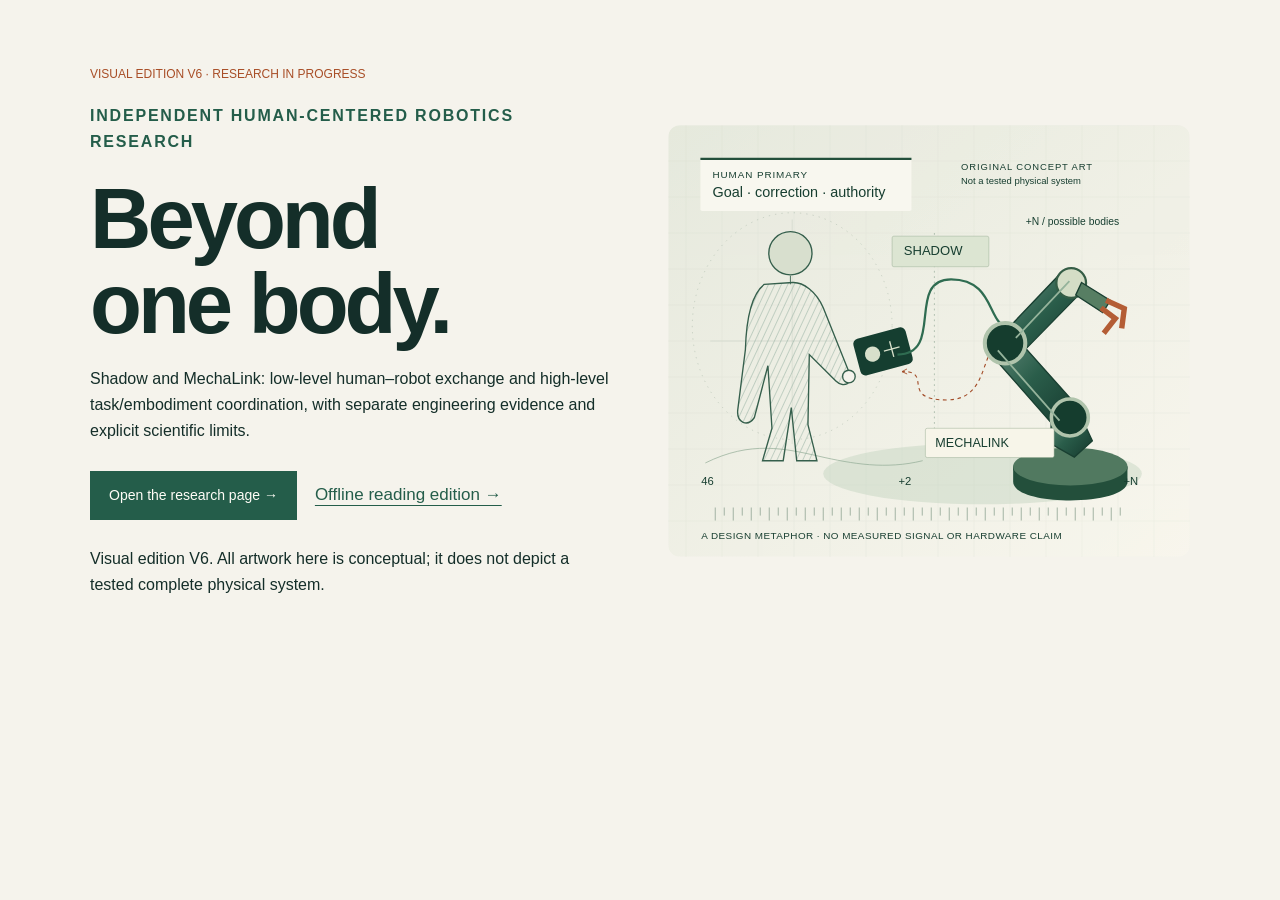
<file: index.html>
<!doctype html><html lang="en"><head><meta charset="utf-8"><meta name="viewport" content="width=device-width,initial-scale=1"><title>48+N — Research overview</title><meta name="description" content="48+N: independent robotics research overview and evidence boundaries. Visual edition V6."><link rel="stylesheet" href="site/styles.css"></head><body><main id="main" class="entry wrap"><div><p class="local-stamp">VISUAL EDITION V6 · RESEARCH IN PROGRESS</p><p class="eyebrow">Independent human-centered robotics research</p><h1>Beyond<br>one body.</h1><p>Shadow and MechaLink: low-level human–robot exchange and high-level task/embodiment coordination, with separate engineering evidence and explicit scientific limits.</p><div class="actions"><a class="button" href="site/index.html">Open the research page →</a><a href="site/offline.html">Offline reading edition →</a></div><p class="name-note">Visual edition V6. All artwork here is conceptual; it does not depict a tested complete physical system.</p></div><img src="assets/v6/hero-agency.svg" width="1160" height="960" alt="Original conceptual human, signal and possible embodiment artwork; not a tested physical system."></main></body></html>
</file>
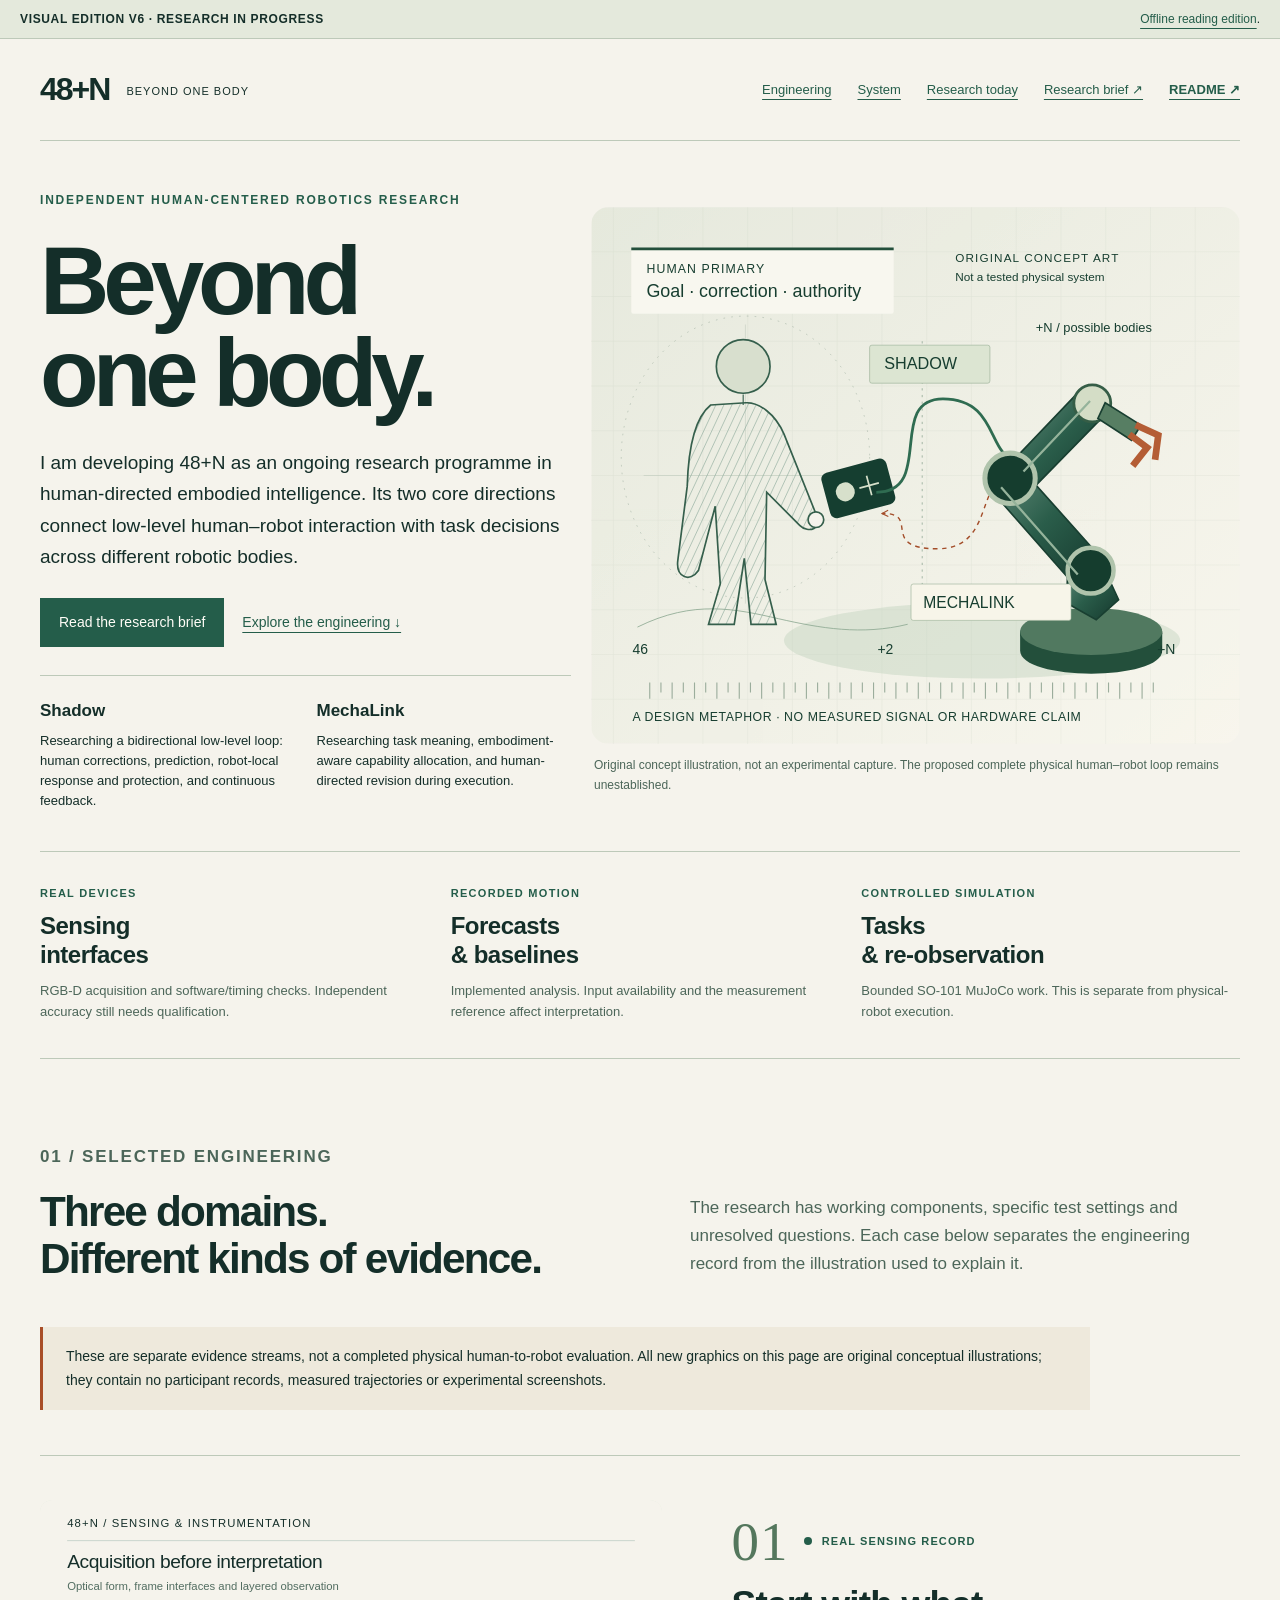
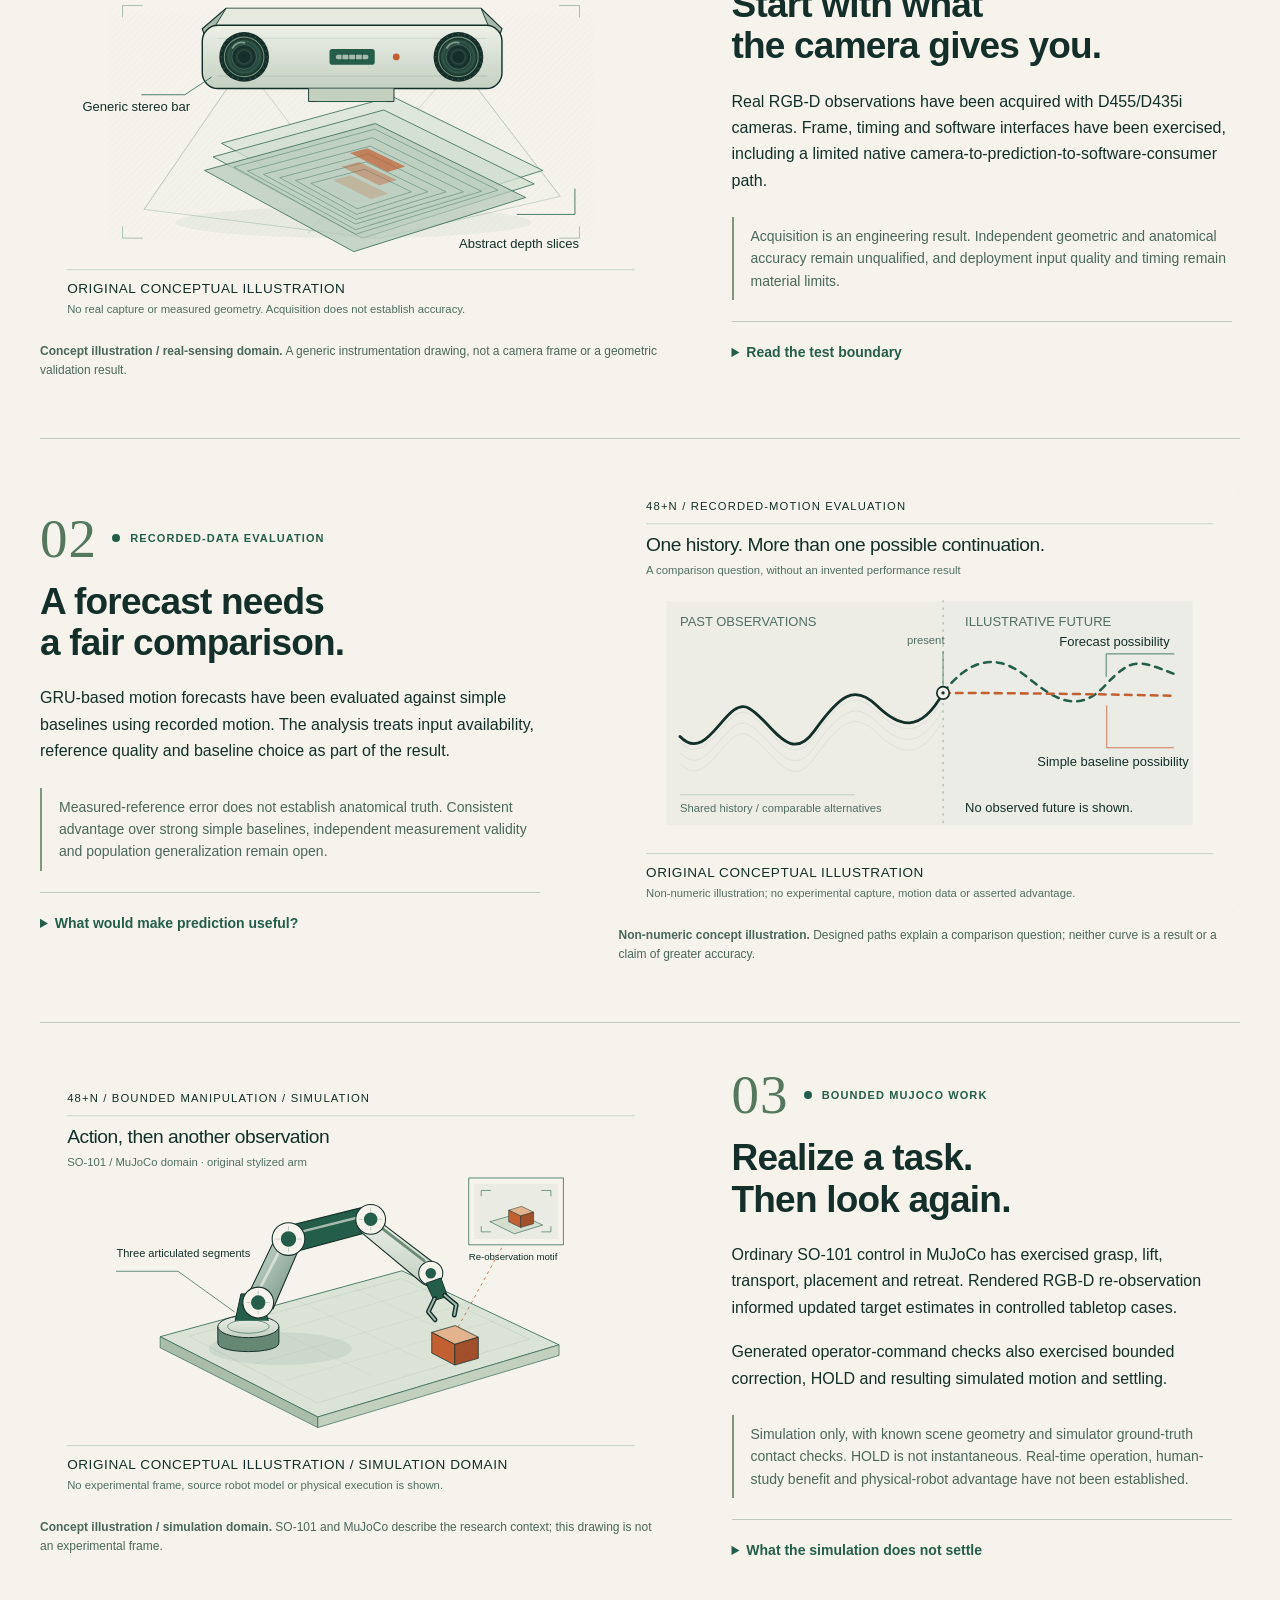
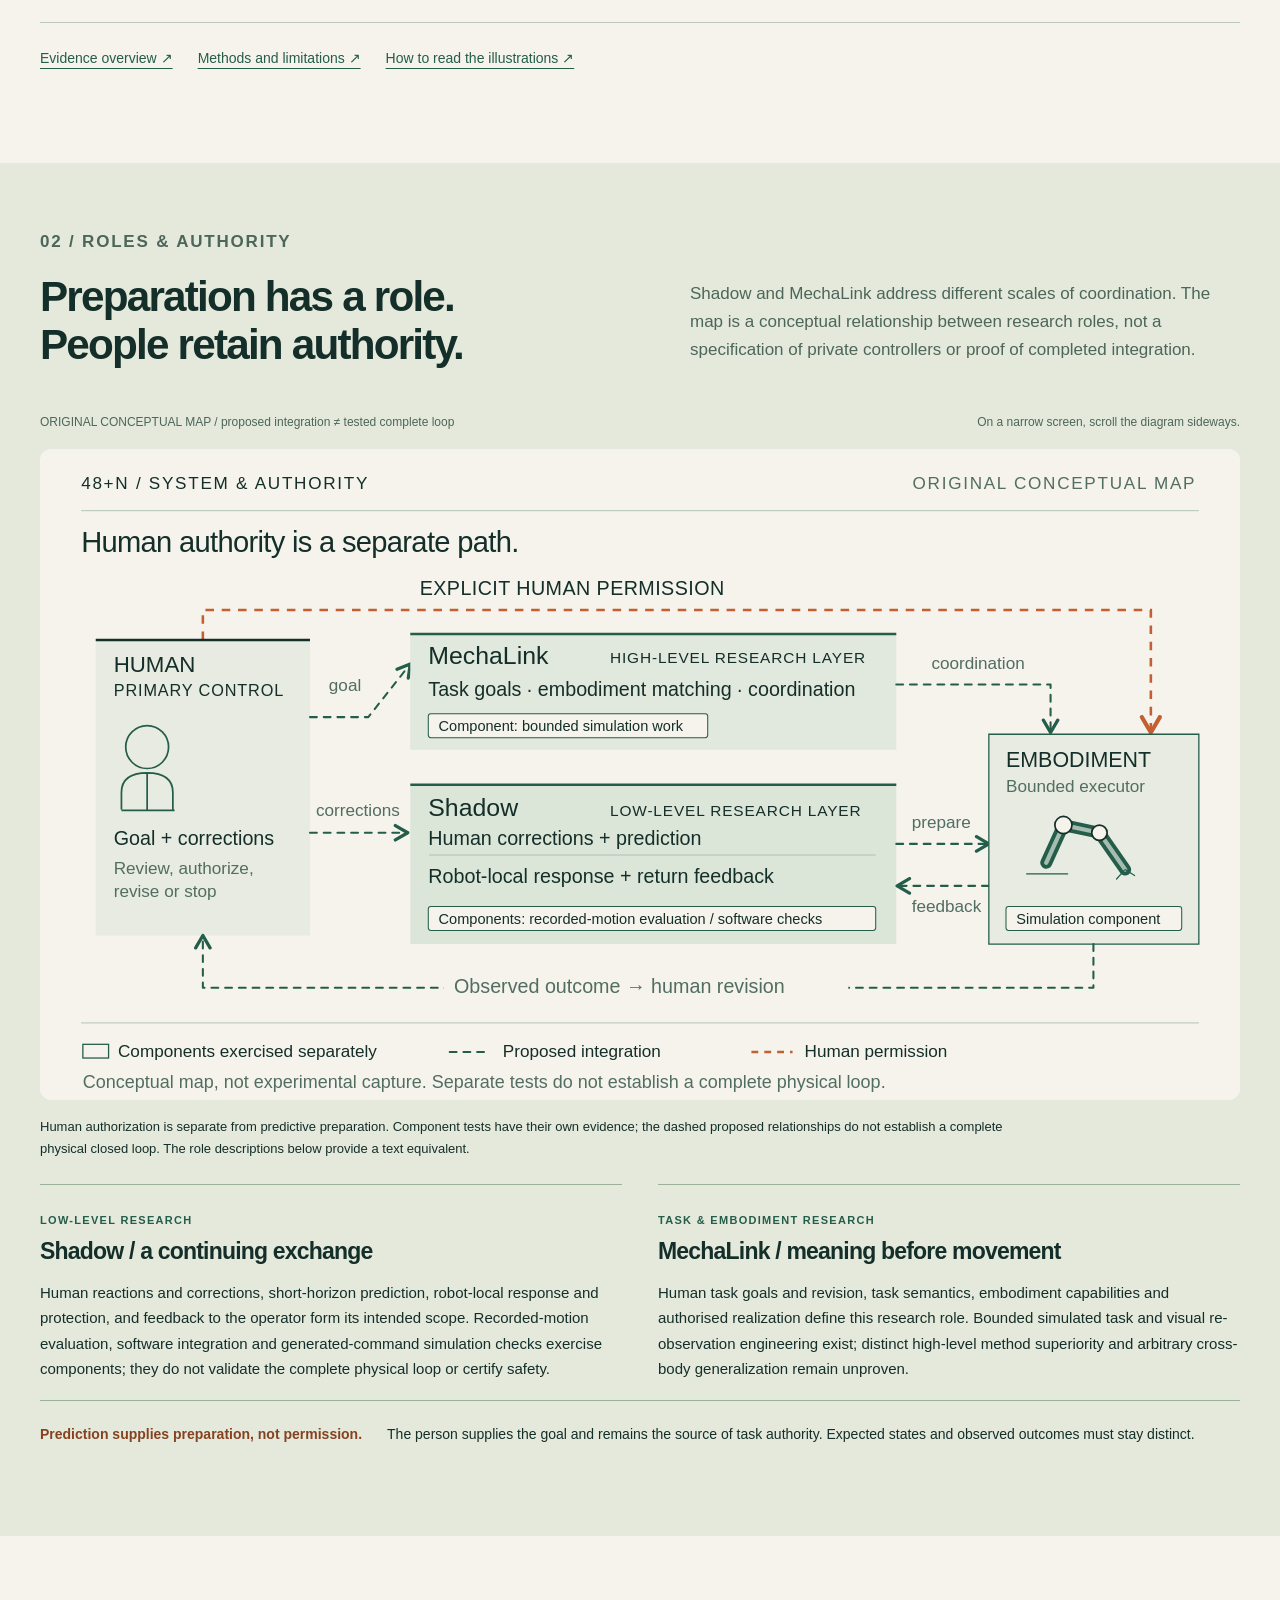
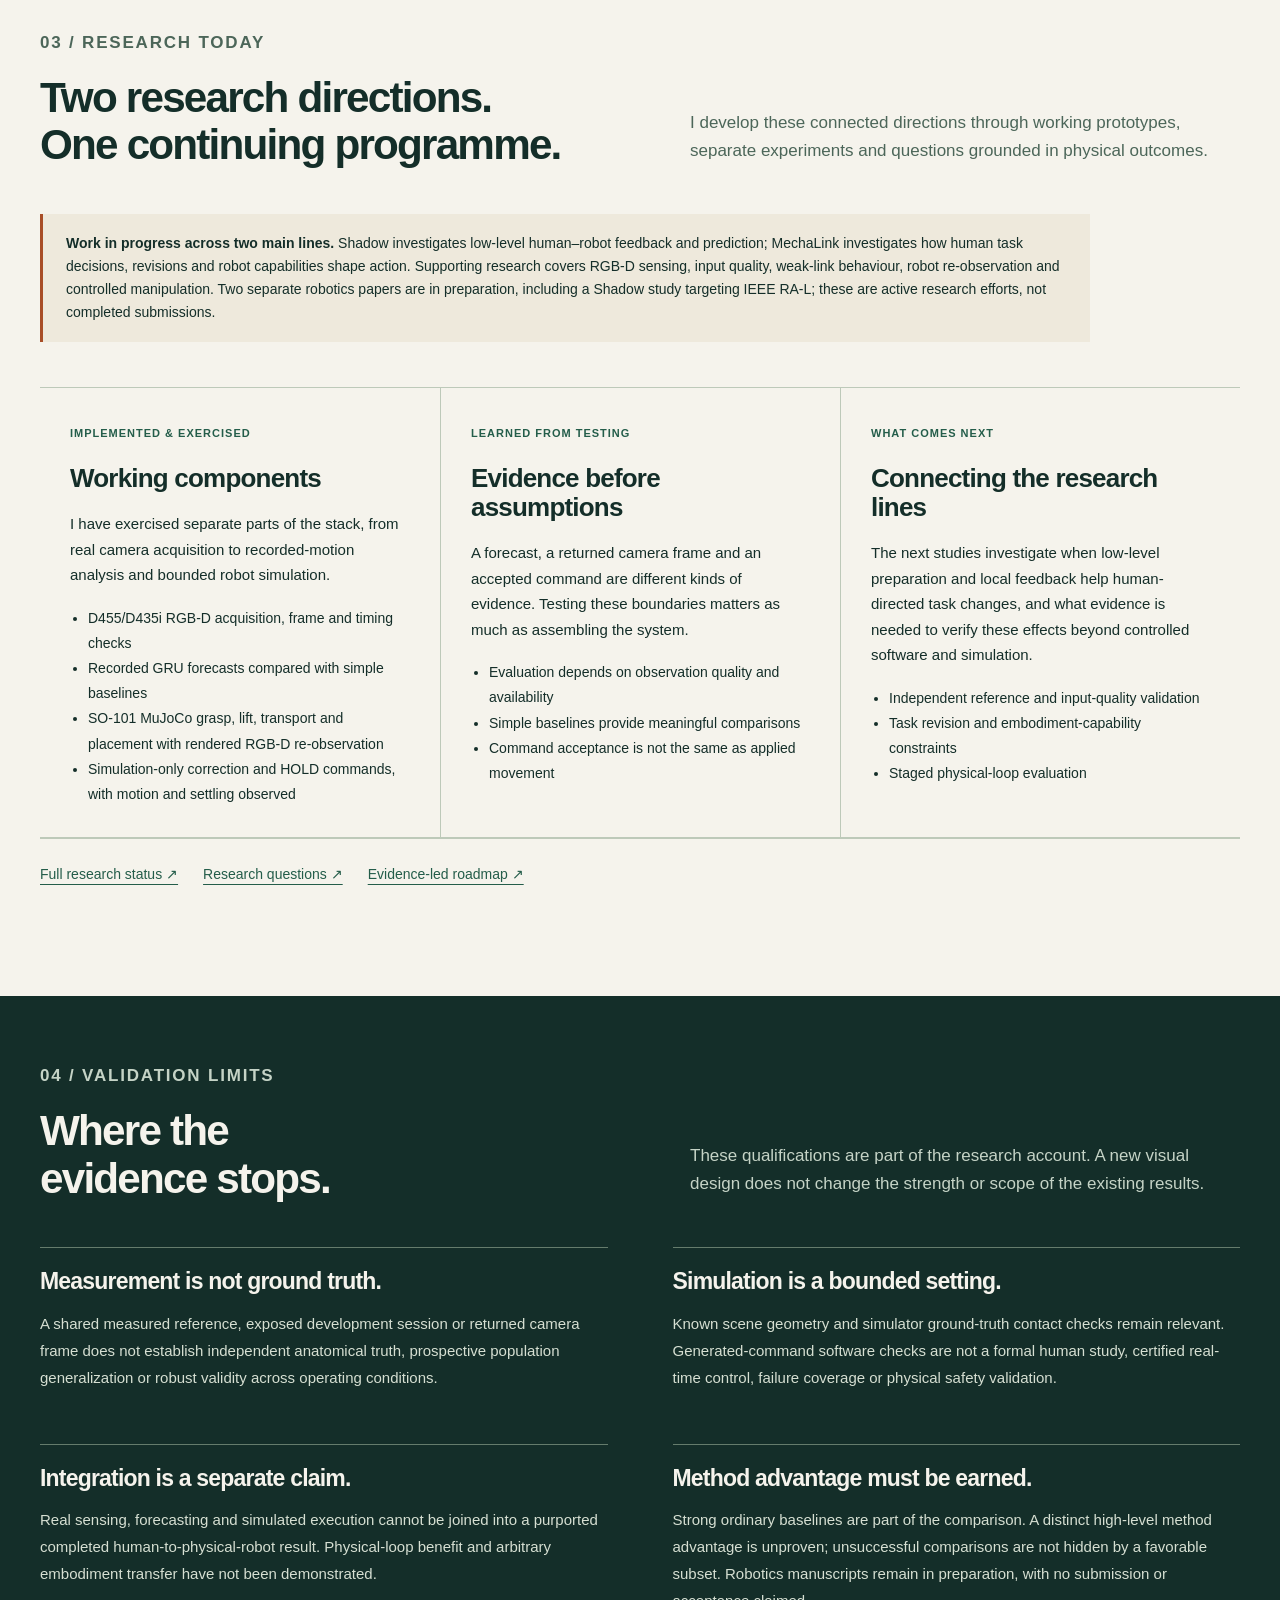
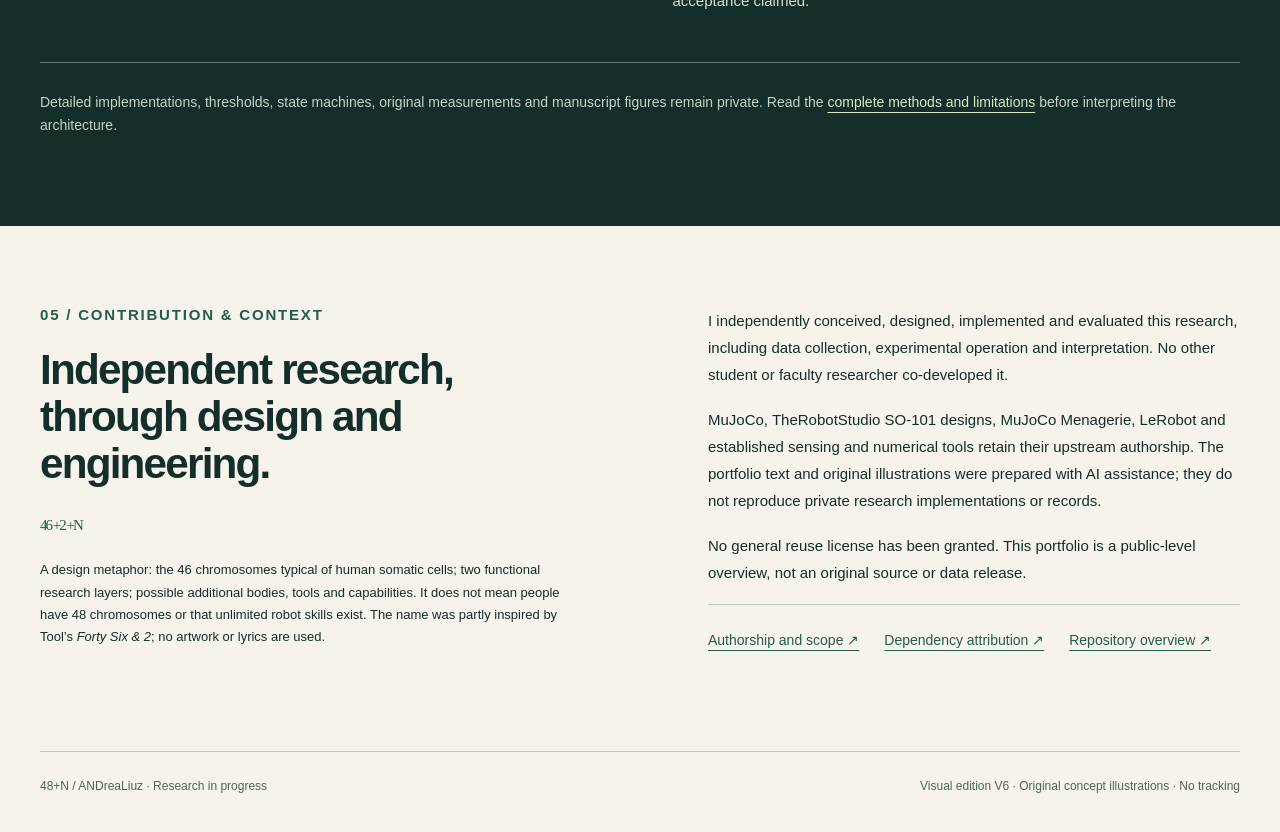
<file: site/index.html>
<!doctype html><html lang="en"><head><meta charset="utf-8"><meta name="viewport" content="width=device-width,initial-scale=1"><meta name="description" content="48+N: independent human-centered robotics research across sensing, recorded prediction and bounded simulation. Visual edition V6."><meta name="color-scheme" content="light"><meta http-equiv="Content-Security-Policy" content="default-src 'none';style-src 'self';img-src 'self';base-uri 'none';form-action 'none';connect-src 'none'"><title>48+N — Beyond One Body / ANDreaLiuz</title><link rel="stylesheet" href="styles.css"></head>
<body><a class="skip" href="#main">Skip to content</a><p class="edition-note"><strong>VISUAL EDITION V6 · RESEARCH IN PROGRESS</strong><span><a href="offline.html">Offline reading edition</a>.</span></p><header class="wrap masthead"><a class="brand" href="#main">48+N<span>Beyond One Body</span></a><nav class="nav" aria-label="Main navigation"><a href="#work">Engineering</a><a href="#system">System</a><a href="#research">Research today</a><a href="https://github.com/ANDreaLiuz/48-plus-n/blob/main/RESEARCH_BRIEF.md">Research brief ↗</a><a class="github" href="https://github.com/ANDreaLiuz/48-plus-n/blob/main/README.md">README ↗</a></nav></header>
<main id="main"><section class="hero wrap" aria-labelledby="hero-title"><div class="hero-copy"><p class="eyebrow">Independent human-centered robotics research</p><h1 id="hero-title">Beyond<br>one body.</h1><p class="hero-description">I am developing 48+N as an ongoing research programme in human-directed embodied intelligence. Its two core directions connect low-level human–robot interaction with task decisions across different robotic bodies.</p><div class="actions"><a class="button" href="https://github.com/ANDreaLiuz/48-plus-n/blob/main/RESEARCH_BRIEF.md">Read the research brief</a><a class="text-link" href="#work">Explore the engineering ↓</a></div><div class="hero-roles"><div><strong>Shadow</strong>Researching a bidirectional low-level loop: human corrections, prediction, robot-local response and protection, and continuous feedback.</div><div><strong>MechaLink</strong>Researching task meaning, embodiment-aware capability allocation, and human-directed revision during execution.</div></div></div><figure class="hero-figure"><img src="../assets/v6/hero-agency.svg" width="1160" height="960" fetchpriority="high" alt="Original conceptual person, control, signals and a possible robot body. Human primary authority is distinct from two research layers; no tested physical system is depicted."><figcaption>Original concept illustration, not an experimental capture. The proposed complete physical human–robot loop remains unestablished.</figcaption></figure></section>
<div class="intro-strip wrap" aria-label="Three separate engineering domains"><div><span class="micro">Real devices</span><b>Sensing<br>interfaces</b><p>RGB-D acquisition and software/timing checks. Independent accuracy still needs qualification.</p></div><div><span class="micro">Recorded motion</span><b>Forecasts<br>&amp; baselines</b><p>Implemented analysis. Input availability and the measurement reference affect interpretation.</p></div><div><span class="micro">Controlled simulation</span><b>Tasks<br>&amp; re-observation</b><p>Bounded SO-101 MuJoCo work. This is separate from physical-robot execution.</p></div></div>
<section id="work" class="wrap section work-section" aria-labelledby="work-title"><div class="section-heading"><div><p class="eyebrow">01 / Selected engineering</p><h2 id="work-title">Three domains.<br>Different kinds of evidence.</h2></div><p>The research has working components, specific test settings and unresolved questions. Each case below separates the engineering record from the illustration used to explain it.</p></div><p class="scope-intro">These are separate evidence streams, not a completed physical human-to-robot evaluation. All new graphics on this page are original conceptual illustrations; they contain no participant records, measured trajectories or experimental screenshots.</p>
<article class="case" aria-labelledby="sensing-title"><figure class="case-art"><img src="../assets/v6/case-sensing.svg" width="1100" height="760" loading="lazy" alt="Original conceptual stereo instrument and abstract depth slices. No real camera capture, person, room or measured geometry is shown."><figcaption><strong>Concept illustration / real-sensing domain.</strong> A generic instrumentation drawing, not a camera frame or a geometric validation result.</figcaption></figure><div class="case-copy"><div class="domain"><span class="case-number">01</span><i aria-hidden="true"></i>Real sensing record</div><h3 id="sensing-title">Start with what<br>the camera gives you.</h3><p>Real RGB-D observations have been acquired with D455/D435i cameras. Frame, timing and software interfaces have been exercised, including a limited native camera-to-prediction-to-software-consumer path.</p><p class="case-scope">Acquisition is an engineering result. Independent geometric and anatomical accuracy remain unqualified, and deployment input quality and timing remain material limits.</p><details><summary>Read the test boundary</summary><p>A returned frame is not a validated joint position. Software continuity, a meaningful measurement reference and an observed physical outcome require different checks. The portfolio does not join the separate sensor, prediction and simulation records into one completed physical loop.</p></details></div></article>
<article class="case reverse" aria-labelledby="forecast-title"><figure class="case-art"><img src="../assets/v6/case-forecast.svg" width="1100" height="760" loading="lazy" alt="Non-numeric conceptual past curve and equally weighted forecast and simple-baseline continuations; no observed future or measured comparison is plotted."><figcaption><strong>Non-numeric concept illustration.</strong> Designed paths explain a comparison question; neither curve is a result or a claim of greater accuracy.</figcaption></figure><div class="case-copy"><div class="domain"><span class="case-number">02</span><i aria-hidden="true"></i>Recorded-data evaluation</div><h3 id="forecast-title">A forecast needs<br>a fair comparison.</h3><p>GRU-based motion forecasts have been evaluated against simple baselines using recorded motion. The analysis treats input availability, reference quality and baseline choice as part of the result.</p><p class="case-scope">Measured-reference error does not establish anatomical truth. Consistent advantage over strong simple baselines, independent measurement validity and population generalization remain open.</p><details><summary>What would make prediction useful?</summary><p>The research asks whether preparation changes a meaningful task outcome beyond a strong ordinary baseline. Forecasting, anticipation, permission, applied action and observed outcome are distinct claims; reliable anticipation and integrated physical-loop benefit have not been established.</p></details></div></article>
<article class="case" aria-labelledby="simulation-title"><figure class="case-art"><img src="../assets/v6/case-simulation.svg" width="1100" height="760" loading="lazy" alt="Original conceptual articulated arm, block and re-observation frame for the simulation domain. It is not a MuJoCo screenshot, robot CAD model or photograph of tested hardware."><figcaption><strong>Concept illustration / simulation domain.</strong> SO-101 and MuJoCo describe the research context; this drawing is not an experimental frame.</figcaption></figure><div class="case-copy"><div class="domain"><span class="case-number">03</span><i aria-hidden="true"></i>Bounded MuJoCo work</div><h3 id="simulation-title">Realize a task.<br>Then look again.</h3><p>Ordinary SO-101 control in MuJoCo has exercised grasp, lift, transport, placement and retreat. Rendered RGB-D re-observation informed updated target estimates in controlled tabletop cases.</p><p>Generated operator-command checks also exercised bounded correction, HOLD and resulting simulated motion and settling.</p><p class="case-scope">Simulation only, with known scene geometry and simulator ground-truth contact checks. HOLD is not instantaneous. Real-time operation, human-study benefit and physical-robot advantage have not been established.</p><details><summary>What the simulation does not settle</summary><p>These checks provide bounded task and software engineering evidence. A distinct high-level method advantage over strong ordinary controllers, broader transfer and a complete human-to-physical-robot loop remain unproven.</p></details></div></article>
<div class="reading-links"><a href="https://github.com/ANDreaLiuz/48-plus-n/blob/main/docs/evidence_overview.md">Evidence overview ↗</a><a href="https://github.com/ANDreaLiuz/48-plus-n/blob/main/METHODS_AND_LIMITATIONS.md">Methods and limitations ↗</a><a href="../VISUALS.md">How to read the illustrations ↗</a></div></section>
<section id="system" class="system-section" aria-labelledby="system-title"><div class="wrap"><div class="section-heading"><div><p class="eyebrow">02 / Roles &amp; authority</p><h2 id="system-title">Preparation has a role.<br>People retain authority.</h2></div><p>Shadow and MechaLink address different scales of coordination. The map is a conceptual relationship between research roles, not a specification of private controllers or proof of completed integration.</p></div><div class="diagram-label"><span>ORIGINAL CONCEPTUAL MAP / proposed integration ≠ tested complete loop</span><span>On a narrow screen, scroll the diagram sideways.</span></div><figure><div class="diagram-scroll" tabindex="0" role="region" aria-label="Conceptual system and authority map; horizontally scrollable on narrow screens"><img src="../assets/v6/authority-map.svg" width="1400" height="760" loading="lazy" alt="Human primary control and a separate permission path; Shadow covers bidirectional corrections, prediction, robot-local response and feedback. MechaLink covers task and embodiment coordination. Insets distinguish separate component evidence from proposed integration."></div><figcaption class="system-caption">Human authorization is separate from predictive preparation. Component tests have their own evidence; the dashed proposed relationships do not establish a complete physical closed loop. The role descriptions below provide a text equivalent.</figcaption></figure><div class="system-roles"><article><span class="micro">Low-level research</span><h3>Shadow / a continuing exchange</h3><p>Human reactions and corrections, short-horizon prediction, robot-local response and protection, and feedback to the operator form its intended scope. Recorded-motion evaluation, software integration and generated-command simulation checks exercise components; they do not validate the complete physical loop or certify safety.</p></article><article><span class="micro">Task &amp; embodiment research</span><h3>MechaLink / meaning before movement</h3><p>Human task goals and revision, task semantics, embodiment capabilities and authorised realization define this research role. Bounded simulated task and visual re-observation engineering exist; distinct high-level method superiority and arbitrary cross-body generalization remain unproven.</p></article></div><div class="permission-note"><strong>Prediction supplies preparation, not permission.</strong><p>The person supplies the goal and remains the source of task authority. Expected states and observed outcomes must stay distinct.</p></div></div></section>
<section id="research" class="wrap section" aria-labelledby="research-title"><div class="section-heading"><div><p class="eyebrow">03 / Research today</p><h2 id="research-title">Two research directions.<br>One continuing programme.</h2></div><p>I develop these connected directions through working prototypes, separate experiments and questions grounded in physical outcomes.</p></div><p class="scope-intro"><strong>Work in progress across two main lines.</strong> Shadow investigates low-level human–robot feedback and prediction; MechaLink investigates how human task decisions, revisions and robot capabilities shape action. Supporting research covers RGB-D sensing, input quality, weak-link behaviour, robot re-observation and controlled manipulation. Two separate robotics papers are in preparation, including a Shadow study targeting IEEE RA-L; these are active research efforts, not completed submissions.</p><div class="today-grid"><article><span class="stage">Implemented &amp; exercised</span><h3>Working components</h3><p>I have exercised separate parts of the stack, from real camera acquisition to recorded-motion analysis and bounded robot simulation.</p><ul><li>D455/D435i RGB-D acquisition, frame and timing checks</li><li>Recorded GRU forecasts compared with simple baselines</li><li>SO-101 MuJoCo grasp, lift, transport and placement with rendered RGB-D re-observation</li><li>Simulation-only correction and HOLD commands, with motion and settling observed</li></ul></article><article><span class="stage">Learned from testing</span><h3>Evidence before assumptions</h3><p>A forecast, a returned camera frame and an accepted command are different kinds of evidence. Testing these boundaries matters as much as assembling the system.</p><ul><li>Evaluation depends on observation quality and availability</li><li>Simple baselines provide meaningful comparisons</li><li>Command acceptance is not the same as applied movement</li></ul></article><article><span class="stage">What comes next</span><h3>Connecting the research lines</h3><p>The next studies investigate when low-level preparation and local feedback help human-directed task changes, and what evidence is needed to verify these effects beyond controlled software and simulation.</p><ul><li>Independent reference and input-quality validation</li><li>Task revision and embodiment-capability constraints</li><li>Staged physical-loop evaluation</li></ul></article></div><div class="reading-links"><a href="https://github.com/ANDreaLiuz/48-plus-n/blob/main/RESEARCH_STATUS.md">Full research status ↗</a><a href="https://github.com/ANDreaLiuz/48-plus-n/blob/main/docs/research_questions.md">Research questions ↗</a><a href="https://github.com/ANDreaLiuz/48-plus-n/blob/main/docs/public_roadmap.md">Evidence-led roadmap ↗</a></div></section>
<section class="limits-section" id="limits" aria-labelledby="limits-title"><div class="wrap"><div class="section-heading"><div><p class="eyebrow">04 / Validation limits</p><h2 id="limits-title">Where the<br>evidence stops.</h2></div><p>These qualifications are part of the research account. A new visual design does not change the strength or scope of the existing results.</p></div><div class="limits-grid"><article><h3>Measurement is not ground truth.</h3><p>A shared measured reference, exposed development session or returned camera frame does not establish independent anatomical truth, prospective population generalization or robust validity across operating conditions.</p></article><article><h3>Simulation is a bounded setting.</h3><p>Known scene geometry and simulator ground-truth contact checks remain relevant. Generated-command software checks are not a formal human study, certified real-time control, failure coverage or physical safety validation.</p></article><article><h3>Integration is a separate claim.</h3><p>Real sensing, forecasting and simulated execution cannot be joined into a purported completed human-to-physical-robot result. Physical-loop benefit and arbitrary embodiment transfer have not been demonstrated.</p></article><article><h3>Method advantage must be earned.</h3><p>Strong ordinary baselines are part of the comparison. A distinct high-level method advantage is unproven; unsuccessful comparisons are not hidden by a favorable subset. Robotics manuscripts remain in preparation, with no submission or acceptance claimed.</p></article></div><p class="limits-footer">Detailed implementations, thresholds, state machines, original measurements and manuscript figures remain private. Read the <a href="https://github.com/ANDreaLiuz/48-plus-n/blob/main/METHODS_AND_LIMITATIONS.md">complete methods and limitations</a> before interpreting the architecture.</p></div></section>
<section class="wrap closing" aria-labelledby="closing-title"><div><p class="eyebrow">05 / Contribution &amp; context</p><h2 id="closing-title">Independent research,<br>through design and engineering.</h2><p class="name-equation">46 <span>+2</span> +N</p><p class="name-note">A design metaphor: the 46 chromosomes typical of human somatic cells; two functional research layers; possible additional bodies, tools and capabilities. It does not mean people have 48 chromosomes or that unlimited robot skills exist. The name was partly inspired by Tool’s <em>Forty Six &amp; 2</em>; no artwork or lyrics are used.</p></div><div class="credits"><p>I independently conceived, designed, implemented and evaluated this research, including data collection, experimental operation and interpretation. No other student or faculty researcher co-developed it.</p><p>MuJoCo, TheRobotStudio SO-101 designs, MuJoCo Menagerie, LeRobot and established sensing and numerical tools retain their upstream authorship. The portfolio text and original illustrations were prepared with AI assistance; they do not reproduce private research implementations or records.</p><p>No general reuse license has been granted. This portfolio is a public-level overview, not an original source or data release.</p><div class="reading-links"><a href="https://github.com/ANDreaLiuz/48-plus-n/blob/main/AUTHORSHIP_AND_SCOPE.md">Authorship and scope ↗</a><a href="https://github.com/ANDreaLiuz/48-plus-n/blob/main/DEPENDENCIES_AND_ATTRIBUTION.md">Dependency attribution ↗</a><a href="https://github.com/ANDreaLiuz/48-plus-n/blob/main/README.md">Repository overview ↗</a></div></div></section></main><footer class="wrap footer"><span>48+N / ANDreaLiuz · Research in progress</span><span>Visual edition V6 · Original concept illustrations · No tracking</span></footer></body></html>
</file>
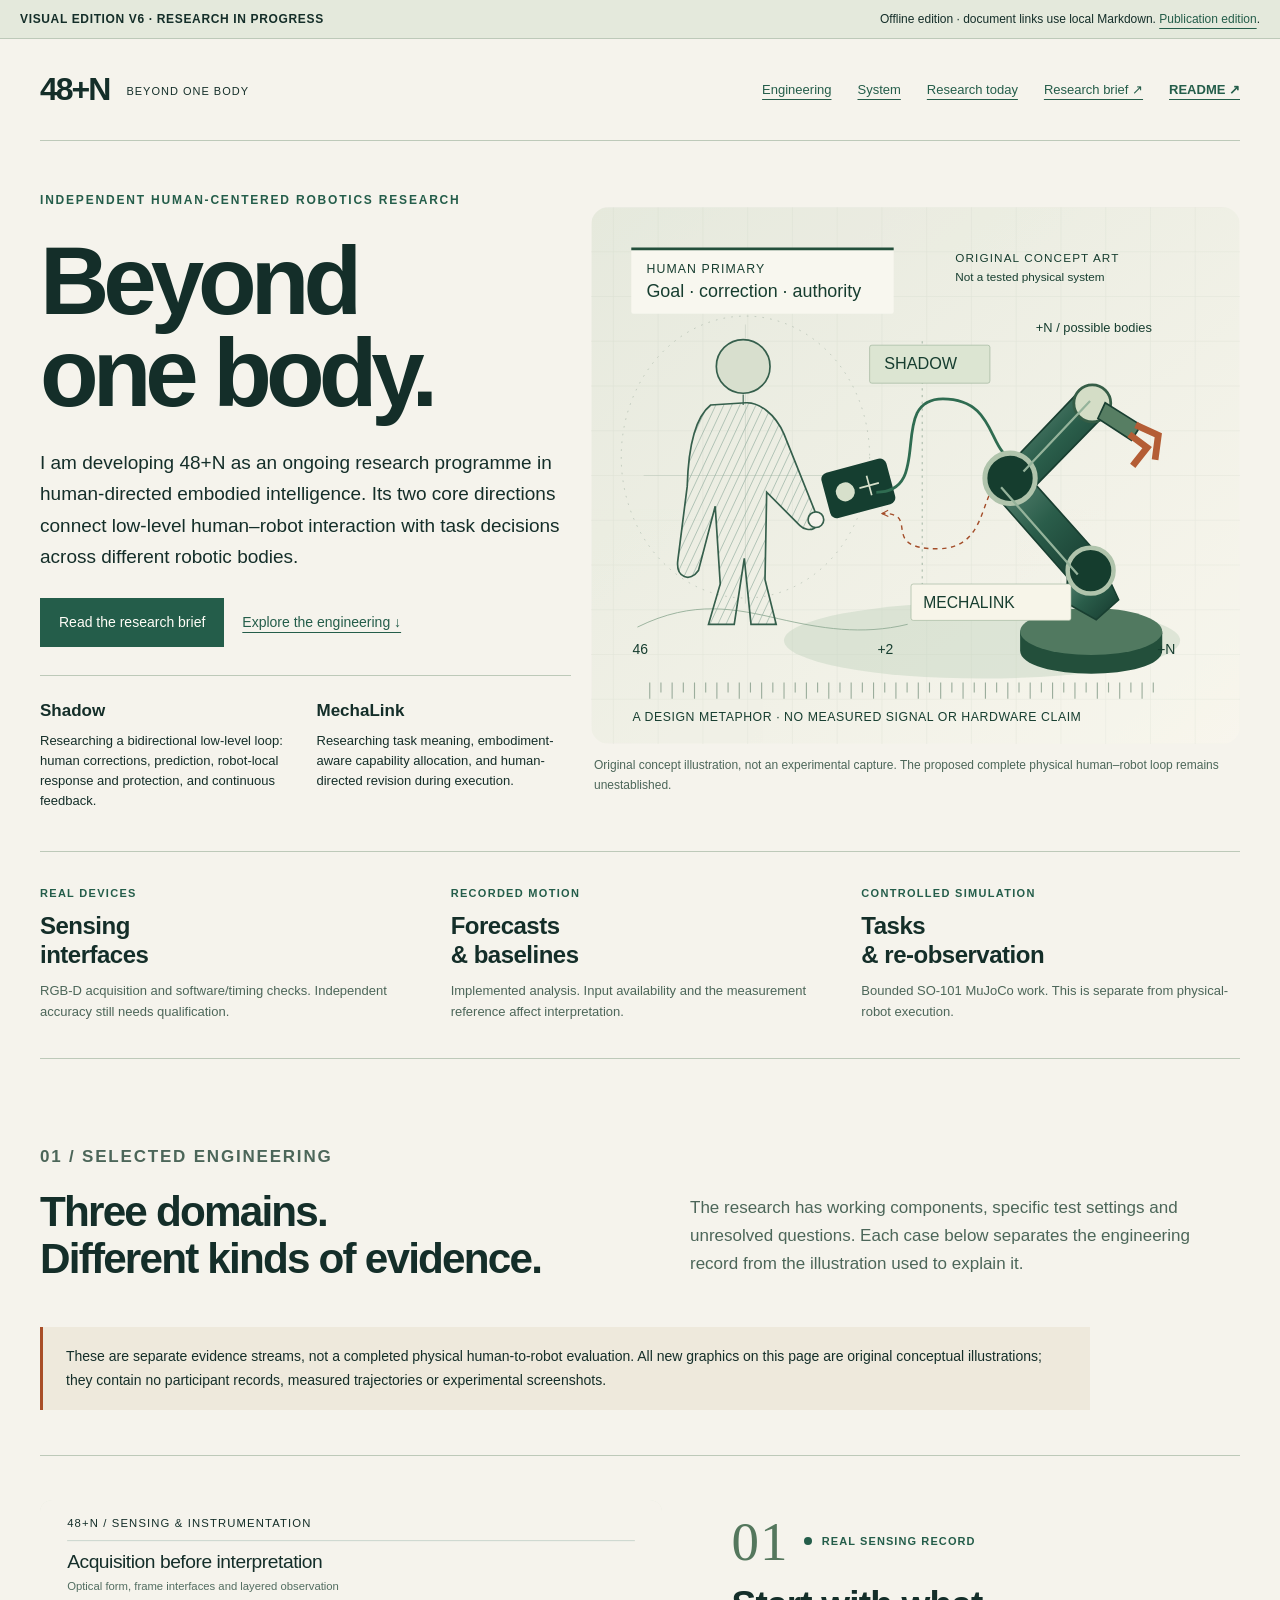
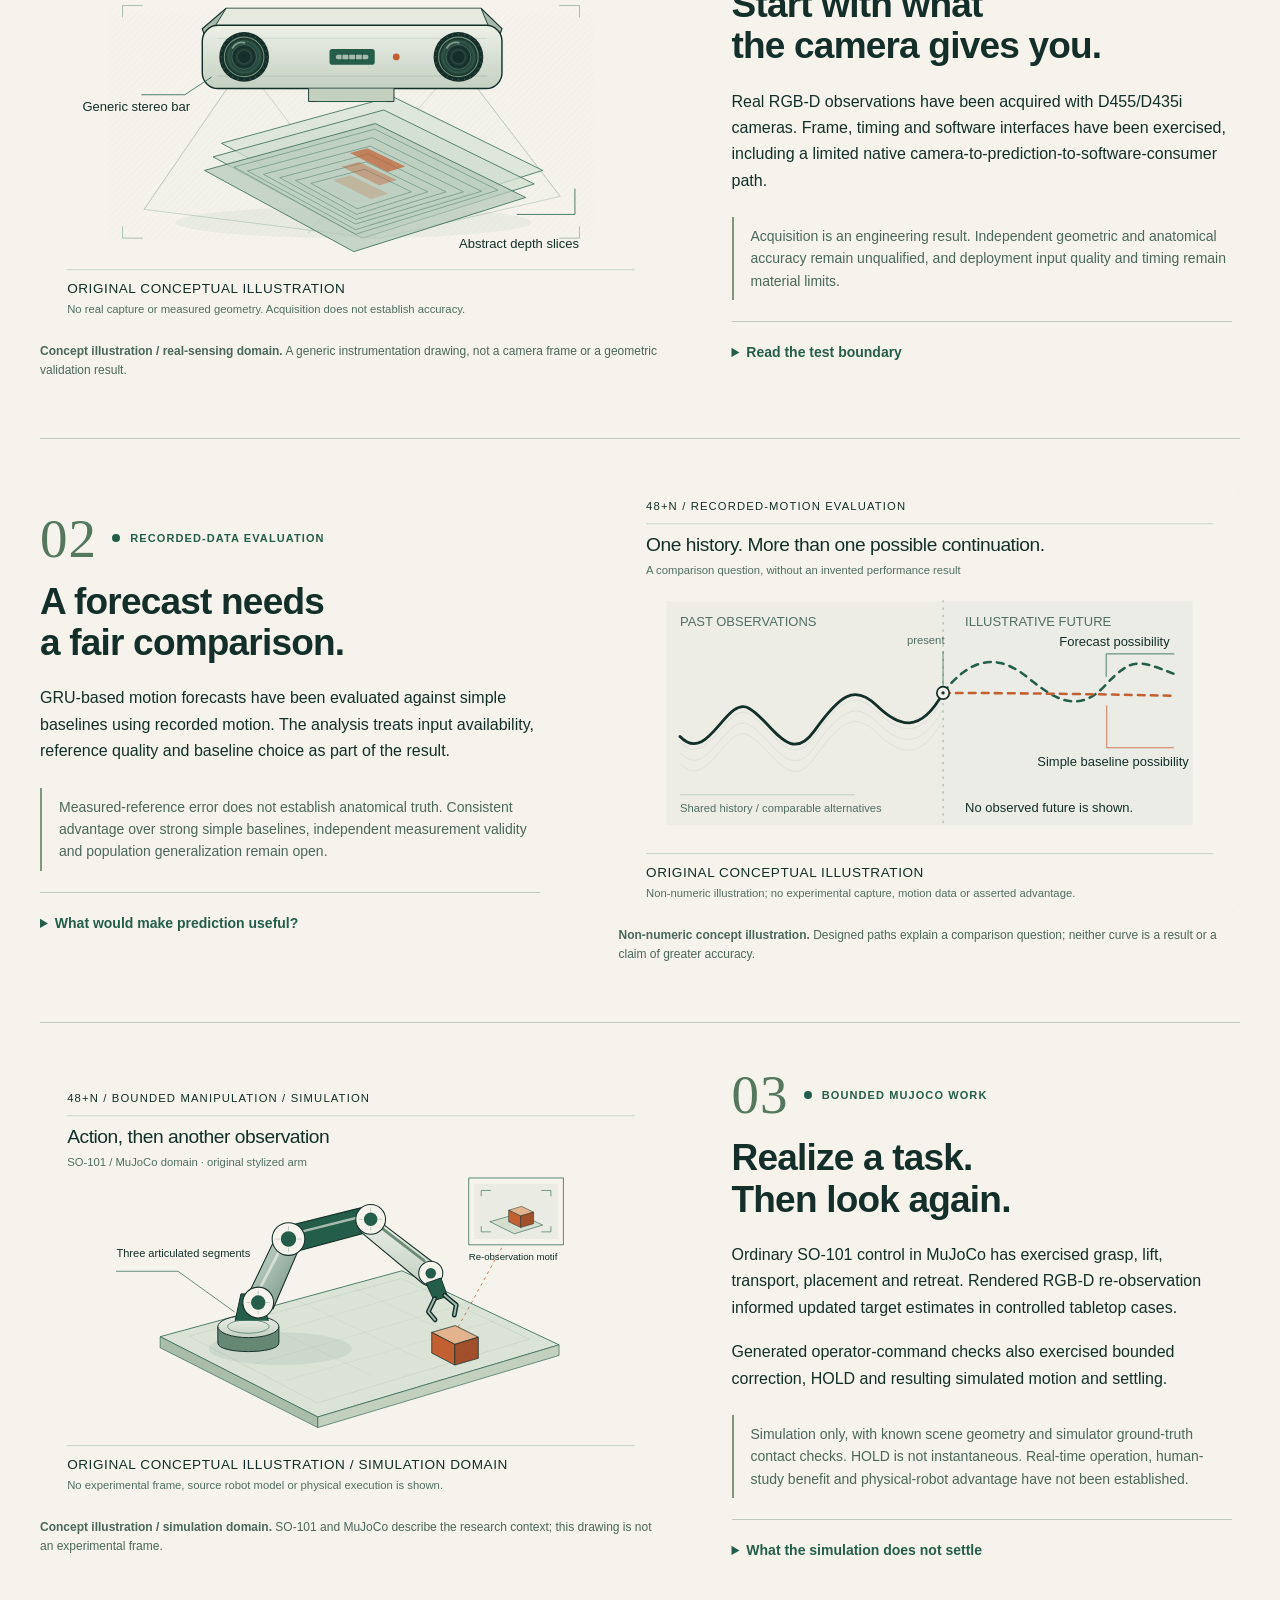
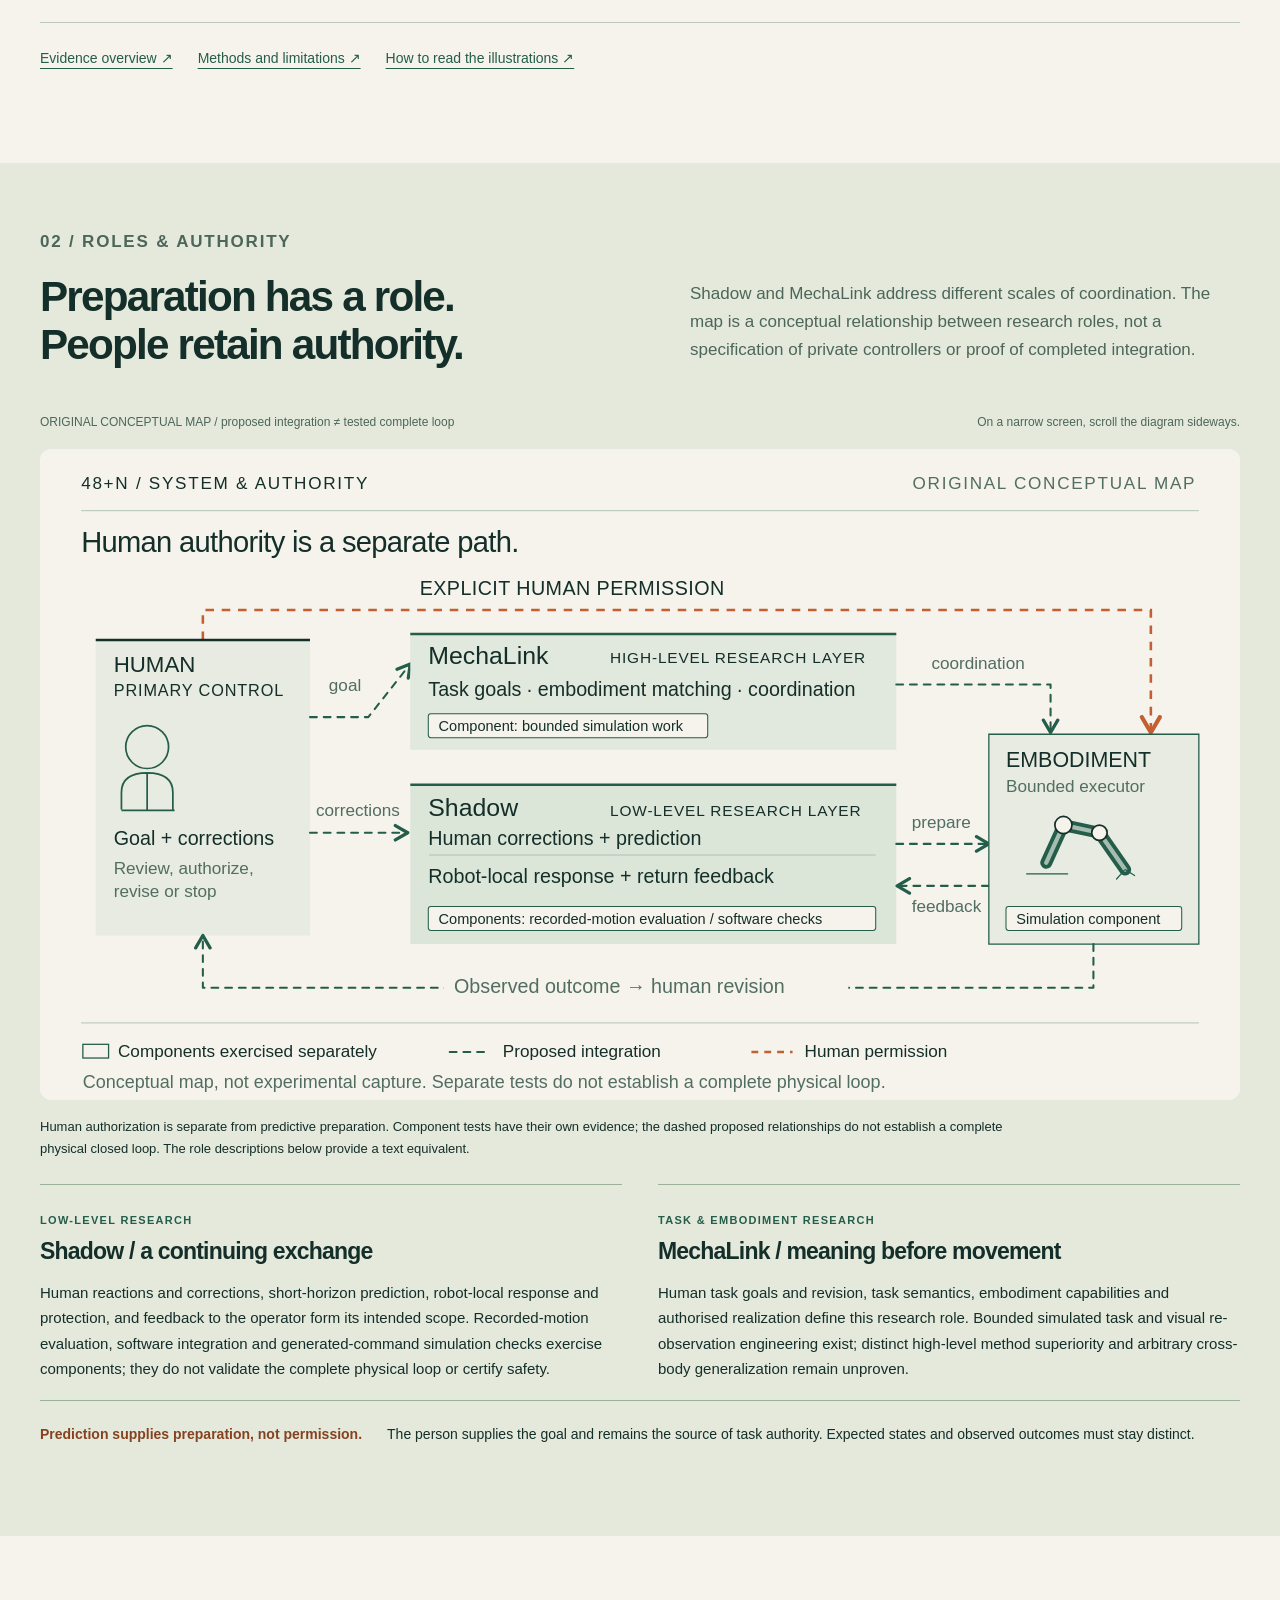
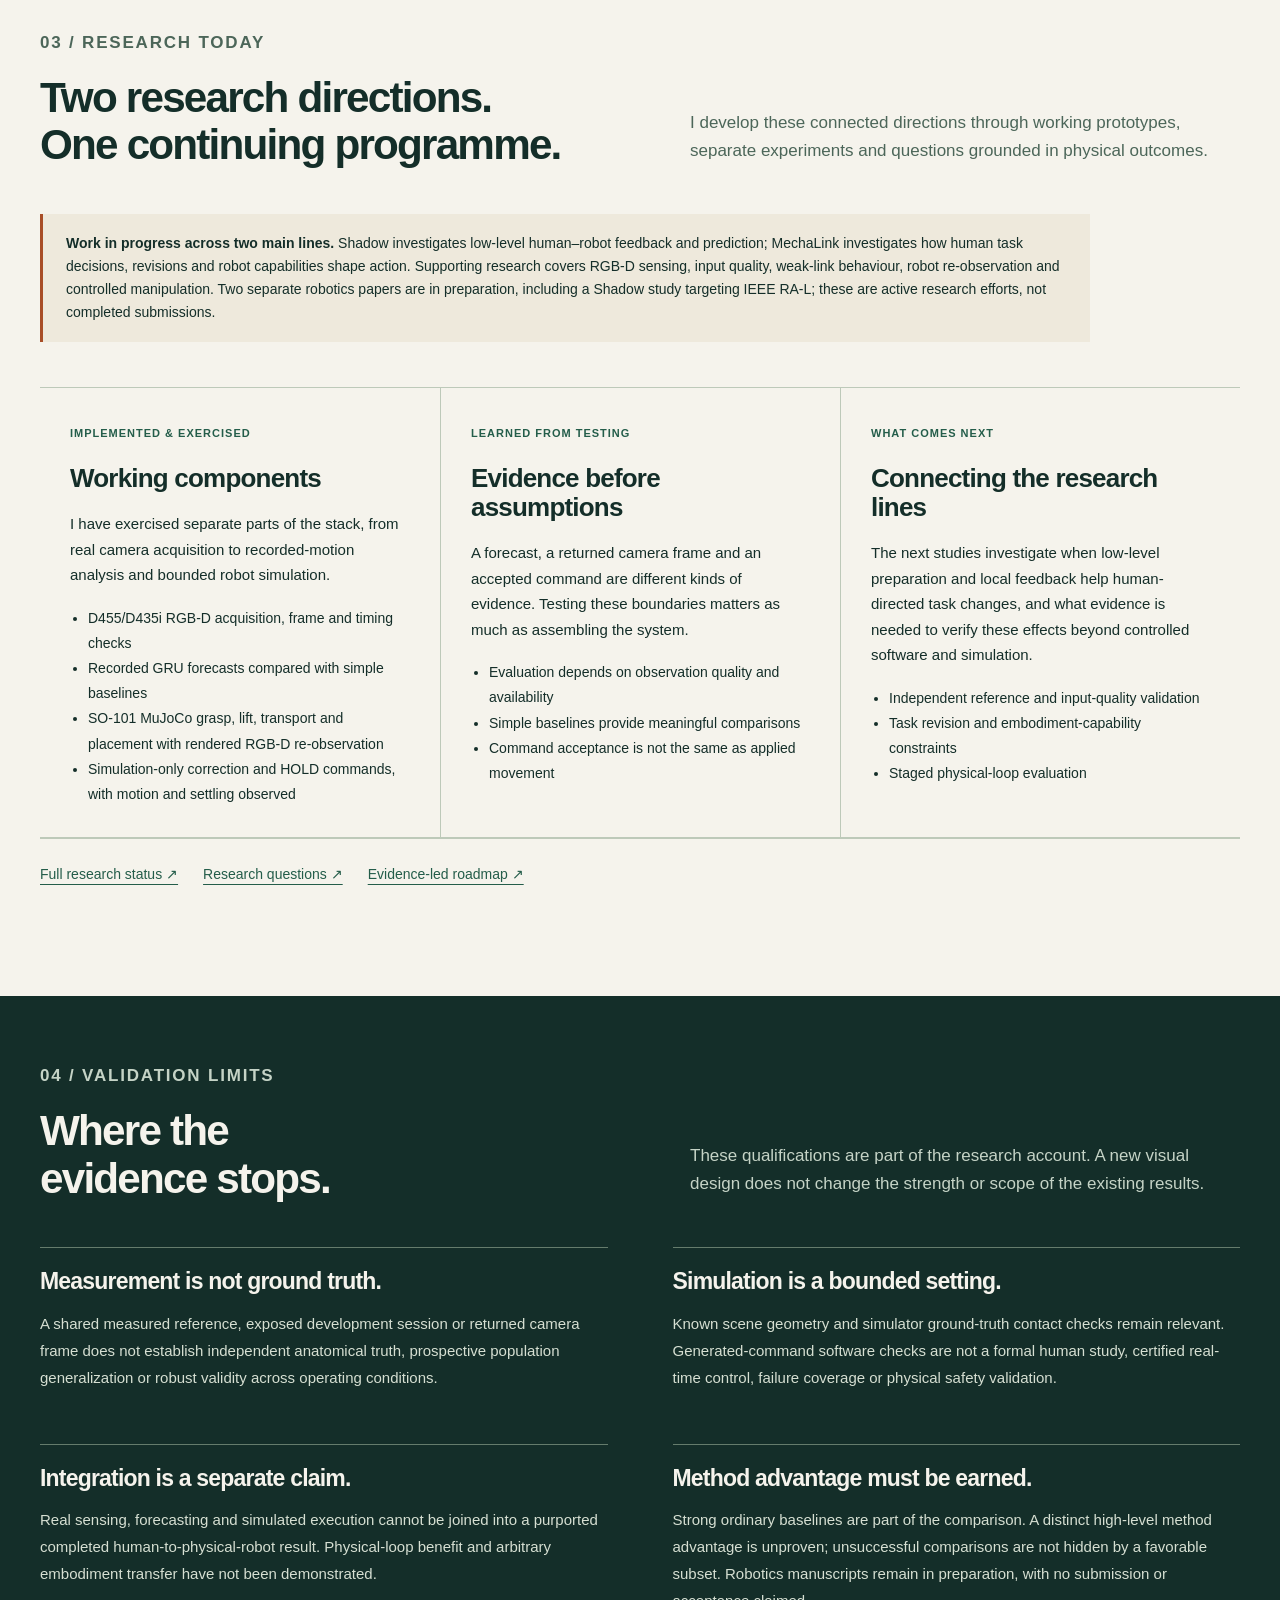
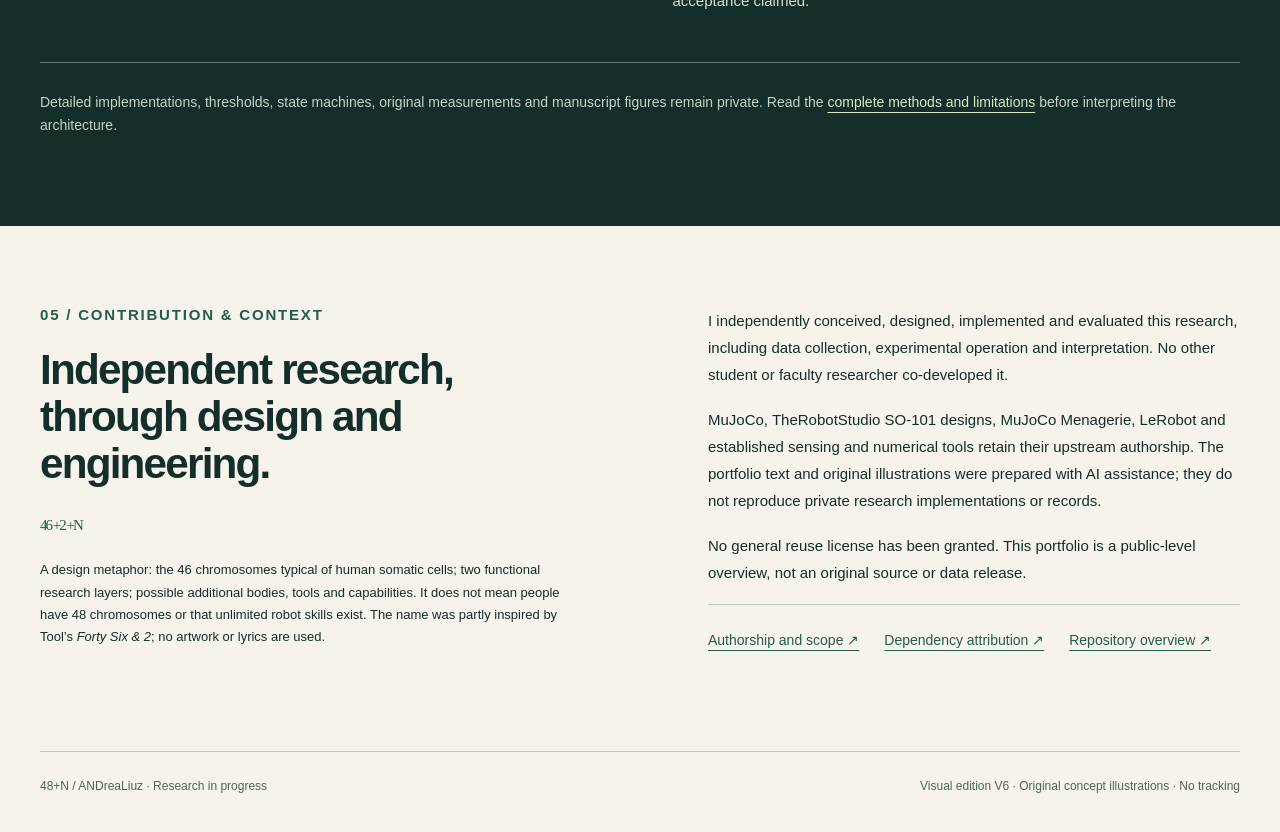
<file: site/offline.html>
<!doctype html><html lang="en"><head><meta charset="utf-8"><meta name="viewport" content="width=device-width,initial-scale=1"><meta name="description" content="48+N: independent human-centered robotics research across sensing, recorded prediction and bounded simulation. Visual edition V6."><meta name="color-scheme" content="light"><meta http-equiv="Content-Security-Policy" content="default-src 'none';style-src 'self';img-src 'self';base-uri 'none';form-action 'none';connect-src 'none'"><title>48+N — Beyond One Body / ANDreaLiuz</title><link rel="stylesheet" href="styles.css"></head>
<body><a class="skip" href="#main">Skip to content</a><p class="edition-note"><strong>VISUAL EDITION V6 · RESEARCH IN PROGRESS</strong><span>Offline edition · document links use local Markdown. <a href="index.html">Publication edition</a>.</span></p><header class="wrap masthead"><a class="brand" href="#main">48+N<span>Beyond One Body</span></a><nav class="nav" aria-label="Main navigation"><a href="#work">Engineering</a><a href="#system">System</a><a href="#research">Research today</a><a href="../RESEARCH_BRIEF.md">Research brief ↗</a><a class="github" href="../README.md">README ↗</a></nav></header>
<main id="main"><section class="hero wrap" aria-labelledby="hero-title"><div class="hero-copy"><p class="eyebrow">Independent human-centered robotics research</p><h1 id="hero-title">Beyond<br>one body.</h1><p class="hero-description">I am developing 48+N as an ongoing research programme in human-directed embodied intelligence. Its two core directions connect low-level human–robot interaction with task decisions across different robotic bodies.</p><div class="actions"><a class="button" href="../RESEARCH_BRIEF.md">Read the research brief</a><a class="text-link" href="#work">Explore the engineering ↓</a></div><div class="hero-roles"><div><strong>Shadow</strong>Researching a bidirectional low-level loop: human corrections, prediction, robot-local response and protection, and continuous feedback.</div><div><strong>MechaLink</strong>Researching task meaning, embodiment-aware capability allocation, and human-directed revision during execution.</div></div></div><figure class="hero-figure"><img src="../assets/v6/hero-agency.svg" width="1160" height="960" fetchpriority="high" alt="Original conceptual person, control, signals and a possible robot body. Human primary authority is distinct from two research layers; no tested physical system is depicted."><figcaption>Original concept illustration, not an experimental capture. The proposed complete physical human–robot loop remains unestablished.</figcaption></figure></section>
<div class="intro-strip wrap" aria-label="Three separate engineering domains"><div><span class="micro">Real devices</span><b>Sensing<br>interfaces</b><p>RGB-D acquisition and software/timing checks. Independent accuracy still needs qualification.</p></div><div><span class="micro">Recorded motion</span><b>Forecasts<br>&amp; baselines</b><p>Implemented analysis. Input availability and the measurement reference affect interpretation.</p></div><div><span class="micro">Controlled simulation</span><b>Tasks<br>&amp; re-observation</b><p>Bounded SO-101 MuJoCo work. This is separate from physical-robot execution.</p></div></div>
<section id="work" class="wrap section work-section" aria-labelledby="work-title"><div class="section-heading"><div><p class="eyebrow">01 / Selected engineering</p><h2 id="work-title">Three domains.<br>Different kinds of evidence.</h2></div><p>The research has working components, specific test settings and unresolved questions. Each case below separates the engineering record from the illustration used to explain it.</p></div><p class="scope-intro">These are separate evidence streams, not a completed physical human-to-robot evaluation. All new graphics on this page are original conceptual illustrations; they contain no participant records, measured trajectories or experimental screenshots.</p>
<article class="case" aria-labelledby="sensing-title"><figure class="case-art"><img src="../assets/v6/case-sensing.svg" width="1100" height="760" loading="lazy" alt="Original conceptual stereo instrument and abstract depth slices. No real camera capture, person, room or measured geometry is shown."><figcaption><strong>Concept illustration / real-sensing domain.</strong> A generic instrumentation drawing, not a camera frame or a geometric validation result.</figcaption></figure><div class="case-copy"><div class="domain"><span class="case-number">01</span><i aria-hidden="true"></i>Real sensing record</div><h3 id="sensing-title">Start with what<br>the camera gives you.</h3><p>Real RGB-D observations have been acquired with D455/D435i cameras. Frame, timing and software interfaces have been exercised, including a limited native camera-to-prediction-to-software-consumer path.</p><p class="case-scope">Acquisition is an engineering result. Independent geometric and anatomical accuracy remain unqualified, and deployment input quality and timing remain material limits.</p><details><summary>Read the test boundary</summary><p>A returned frame is not a validated joint position. Software continuity, a meaningful measurement reference and an observed physical outcome require different checks. The portfolio does not join the separate sensor, prediction and simulation records into one completed physical loop.</p></details></div></article>
<article class="case reverse" aria-labelledby="forecast-title"><figure class="case-art"><img src="../assets/v6/case-forecast.svg" width="1100" height="760" loading="lazy" alt="Non-numeric conceptual past curve and equally weighted forecast and simple-baseline continuations; no observed future or measured comparison is plotted."><figcaption><strong>Non-numeric concept illustration.</strong> Designed paths explain a comparison question; neither curve is a result or a claim of greater accuracy.</figcaption></figure><div class="case-copy"><div class="domain"><span class="case-number">02</span><i aria-hidden="true"></i>Recorded-data evaluation</div><h3 id="forecast-title">A forecast needs<br>a fair comparison.</h3><p>GRU-based motion forecasts have been evaluated against simple baselines using recorded motion. The analysis treats input availability, reference quality and baseline choice as part of the result.</p><p class="case-scope">Measured-reference error does not establish anatomical truth. Consistent advantage over strong simple baselines, independent measurement validity and population generalization remain open.</p><details><summary>What would make prediction useful?</summary><p>The research asks whether preparation changes a meaningful task outcome beyond a strong ordinary baseline. Forecasting, anticipation, permission, applied action and observed outcome are distinct claims; reliable anticipation and integrated physical-loop benefit have not been established.</p></details></div></article>
<article class="case" aria-labelledby="simulation-title"><figure class="case-art"><img src="../assets/v6/case-simulation.svg" width="1100" height="760" loading="lazy" alt="Original conceptual articulated arm, block and re-observation frame for the simulation domain. It is not a MuJoCo screenshot, robot CAD model or photograph of tested hardware."><figcaption><strong>Concept illustration / simulation domain.</strong> SO-101 and MuJoCo describe the research context; this drawing is not an experimental frame.</figcaption></figure><div class="case-copy"><div class="domain"><span class="case-number">03</span><i aria-hidden="true"></i>Bounded MuJoCo work</div><h3 id="simulation-title">Realize a task.<br>Then look again.</h3><p>Ordinary SO-101 control in MuJoCo has exercised grasp, lift, transport, placement and retreat. Rendered RGB-D re-observation informed updated target estimates in controlled tabletop cases.</p><p>Generated operator-command checks also exercised bounded correction, HOLD and resulting simulated motion and settling.</p><p class="case-scope">Simulation only, with known scene geometry and simulator ground-truth contact checks. HOLD is not instantaneous. Real-time operation, human-study benefit and physical-robot advantage have not been established.</p><details><summary>What the simulation does not settle</summary><p>These checks provide bounded task and software engineering evidence. A distinct high-level method advantage over strong ordinary controllers, broader transfer and a complete human-to-physical-robot loop remain unproven.</p></details></div></article>
<div class="reading-links"><a href="../docs/evidence_overview.md">Evidence overview ↗</a><a href="../METHODS_AND_LIMITATIONS.md">Methods and limitations ↗</a><a href="../VISUALS.md">How to read the illustrations ↗</a></div></section>
<section id="system" class="system-section" aria-labelledby="system-title"><div class="wrap"><div class="section-heading"><div><p class="eyebrow">02 / Roles &amp; authority</p><h2 id="system-title">Preparation has a role.<br>People retain authority.</h2></div><p>Shadow and MechaLink address different scales of coordination. The map is a conceptual relationship between research roles, not a specification of private controllers or proof of completed integration.</p></div><div class="diagram-label"><span>ORIGINAL CONCEPTUAL MAP / proposed integration ≠ tested complete loop</span><span>On a narrow screen, scroll the diagram sideways.</span></div><figure><div class="diagram-scroll" tabindex="0" role="region" aria-label="Conceptual system and authority map; horizontally scrollable on narrow screens"><img src="../assets/v6/authority-map.svg" width="1400" height="760" loading="lazy" alt="Human primary control and a separate permission path; Shadow covers bidirectional corrections, prediction, robot-local response and feedback. MechaLink covers task and embodiment coordination. Insets distinguish separate component evidence from proposed integration."></div><figcaption class="system-caption">Human authorization is separate from predictive preparation. Component tests have their own evidence; the dashed proposed relationships do not establish a complete physical closed loop. The role descriptions below provide a text equivalent.</figcaption></figure><div class="system-roles"><article><span class="micro">Low-level research</span><h3>Shadow / a continuing exchange</h3><p>Human reactions and corrections, short-horizon prediction, robot-local response and protection, and feedback to the operator form its intended scope. Recorded-motion evaluation, software integration and generated-command simulation checks exercise components; they do not validate the complete physical loop or certify safety.</p></article><article><span class="micro">Task &amp; embodiment research</span><h3>MechaLink / meaning before movement</h3><p>Human task goals and revision, task semantics, embodiment capabilities and authorised realization define this research role. Bounded simulated task and visual re-observation engineering exist; distinct high-level method superiority and arbitrary cross-body generalization remain unproven.</p></article></div><div class="permission-note"><strong>Prediction supplies preparation, not permission.</strong><p>The person supplies the goal and remains the source of task authority. Expected states and observed outcomes must stay distinct.</p></div></div></section>
<section id="research" class="wrap section" aria-labelledby="research-title"><div class="section-heading"><div><p class="eyebrow">03 / Research today</p><h2 id="research-title">Two research directions.<br>One continuing programme.</h2></div><p>I develop these connected directions through working prototypes, separate experiments and questions grounded in physical outcomes.</p></div><p class="scope-intro"><strong>Work in progress across two main lines.</strong> Shadow investigates low-level human–robot feedback and prediction; MechaLink investigates how human task decisions, revisions and robot capabilities shape action. Supporting research covers RGB-D sensing, input quality, weak-link behaviour, robot re-observation and controlled manipulation. Two separate robotics papers are in preparation, including a Shadow study targeting IEEE RA-L; these are active research efforts, not completed submissions.</p><div class="today-grid"><article><span class="stage">Implemented &amp; exercised</span><h3>Working components</h3><p>I have exercised separate parts of the stack, from real camera acquisition to recorded-motion analysis and bounded robot simulation.</p><ul><li>D455/D435i RGB-D acquisition, frame and timing checks</li><li>Recorded GRU forecasts compared with simple baselines</li><li>SO-101 MuJoCo grasp, lift, transport and placement with rendered RGB-D re-observation</li><li>Simulation-only correction and HOLD commands, with motion and settling observed</li></ul></article><article><span class="stage">Learned from testing</span><h3>Evidence before assumptions</h3><p>A forecast, a returned camera frame and an accepted command are different kinds of evidence. Testing these boundaries matters as much as assembling the system.</p><ul><li>Evaluation depends on observation quality and availability</li><li>Simple baselines provide meaningful comparisons</li><li>Command acceptance is not the same as applied movement</li></ul></article><article><span class="stage">What comes next</span><h3>Connecting the research lines</h3><p>The next studies investigate when low-level preparation and local feedback help human-directed task changes, and what evidence is needed to verify these effects beyond controlled software and simulation.</p><ul><li>Independent reference and input-quality validation</li><li>Task revision and embodiment-capability constraints</li><li>Staged physical-loop evaluation</li></ul></article></div><div class="reading-links"><a href="../RESEARCH_STATUS.md">Full research status ↗</a><a href="../docs/research_questions.md">Research questions ↗</a><a href="../docs/public_roadmap.md">Evidence-led roadmap ↗</a></div></section>
<section class="limits-section" id="limits" aria-labelledby="limits-title"><div class="wrap"><div class="section-heading"><div><p class="eyebrow">04 / Validation limits</p><h2 id="limits-title">Where the<br>evidence stops.</h2></div><p>These qualifications are part of the research account. A new visual design does not change the strength or scope of the existing results.</p></div><div class="limits-grid"><article><h3>Measurement is not ground truth.</h3><p>A shared measured reference, exposed development session or returned camera frame does not establish independent anatomical truth, prospective population generalization or robust validity across operating conditions.</p></article><article><h3>Simulation is a bounded setting.</h3><p>Known scene geometry and simulator ground-truth contact checks remain relevant. Generated-command software checks are not a formal human study, certified real-time control, failure coverage or physical safety validation.</p></article><article><h3>Integration is a separate claim.</h3><p>Real sensing, forecasting and simulated execution cannot be joined into a purported completed human-to-physical-robot result. Physical-loop benefit and arbitrary embodiment transfer have not been demonstrated.</p></article><article><h3>Method advantage must be earned.</h3><p>Strong ordinary baselines are part of the comparison. A distinct high-level method advantage is unproven; unsuccessful comparisons are not hidden by a favorable subset. Robotics manuscripts remain in preparation, with no submission or acceptance claimed.</p></article></div><p class="limits-footer">Detailed implementations, thresholds, state machines, original measurements and manuscript figures remain private. Read the <a href="../METHODS_AND_LIMITATIONS.md">complete methods and limitations</a> before interpreting the architecture.</p></div></section>
<section class="wrap closing" aria-labelledby="closing-title"><div><p class="eyebrow">05 / Contribution &amp; context</p><h2 id="closing-title">Independent research,<br>through design and engineering.</h2><p class="name-equation">46 <span>+2</span> +N</p><p class="name-note">A design metaphor: the 46 chromosomes typical of human somatic cells; two functional research layers; possible additional bodies, tools and capabilities. It does not mean people have 48 chromosomes or that unlimited robot skills exist. The name was partly inspired by Tool’s <em>Forty Six &amp; 2</em>; no artwork or lyrics are used.</p></div><div class="credits"><p>I independently conceived, designed, implemented and evaluated this research, including data collection, experimental operation and interpretation. No other student or faculty researcher co-developed it.</p><p>MuJoCo, TheRobotStudio SO-101 designs, MuJoCo Menagerie, LeRobot and established sensing and numerical tools retain their upstream authorship. The portfolio text and original illustrations were prepared with AI assistance; they do not reproduce private research implementations or records.</p><p>No general reuse license has been granted. This portfolio is a public-level overview, not an original source or data release.</p><div class="reading-links"><a href="../AUTHORSHIP_AND_SCOPE.md">Authorship and scope ↗</a><a href="../DEPENDENCIES_AND_ATTRIBUTION.md">Dependency attribution ↗</a><a href="../README.md">Repository overview ↗</a></div></div></section></main><footer class="wrap footer"><span>48+N / ANDreaLiuz · Research in progress</span><span>Visual edition V6 · Original concept illustrations · No tracking</span></footer></body></html>
</file>
<file: site/styles.css>
@charset "UTF-8";
:root{--paper:#f5f3ec;--ink:#142e29;--green:#245d4a;--mid:#4c6659;--line:#bdc9b9;--pale:#e4e9dc;--orange:#a84e27;--white:#fffdf7;--max:1320px}*{box-sizing:border-box}html{scroll-behavior:smooth;scroll-padding-top:24px}body{margin:0;background:var(--paper);color:var(--ink);font-family:Inter,"Segoe UI",Arial,sans-serif;font-size:17px;line-height:1.65}a{color:var(--green);text-underline-offset:5px;text-decoration-thickness:1px}a:hover{color:#102f22}a:focus-visible,summary:focus-visible,button:focus-visible,[tabindex]:focus-visible{outline:3px solid var(--orange);outline-offset:5px}img{display:block;max-width:100%;height:auto}p{margin:0 0 18px}figure{margin:0}h1,h2,h3,h4{margin:0;font-weight:600;line-height:1.12}h2{font-size:clamp(32px,3.3vw,48px);letter-spacing:-1.8px}h3{font-size:30px;letter-spacing:-.8px}h4{font-size:19px;line-height:1.35}.wrap{max-width:var(--max);width:calc(100% - 80px);margin-inline:auto}.edition-note{display:flex;justify-content:space-between;gap:12px;margin:0;padding:10px max(20px,calc((100% - var(--max))/2));font-size:12px;line-height:1.5;background:var(--pale);border-bottom:1px solid var(--line)}.edition-note strong{letter-spacing:.65px}.skip{position:absolute;top:-100px;left:20px;padding:10px;background:var(--white);z-index:4}.skip:focus{top:6px}.masthead{display:flex;justify-content:space-between;gap:24px;align-items:center;padding:24px 0;border-bottom:1px solid var(--line)}.brand{color:var(--ink);font-size:32px;font-weight:800;letter-spacing:-2px;text-decoration:none;white-space:nowrap}.brand span{font-size:11px;font-weight:500;letter-spacing:1px;display:inline-block;margin-left:17px;text-transform:uppercase;vertical-align:middle}.nav{display:flex;gap:26px;align-items:center;font-size:13px}.nav a{white-space:nowrap}.nav .github{font-weight:650}.hero{display:grid;grid-template-columns:.9fr 1.1fr;gap:20px;align-items:center;padding:50px 0 40px}.eyebrow{font-size:12px;letter-spacing:1.8px;text-transform:uppercase;color:var(--green);font-weight:650}.hero h1{font-size:clamp(66px,7.5vw,110px);letter-spacing:-6px;line-height:.96;margin:24px 0 28px}.hero-description{font-size:19px;line-height:1.65;max-width:530px}.actions{display:flex;align-items:center;gap:18px;flex-wrap:wrap;margin:26px 0}.button{display:inline-block;color:var(--white);background:var(--green);font-size:14px;padding:13px 19px;text-decoration:none}.button:hover{background:var(--ink);color:var(--white)}.text-link{font-size:14px}.hero-figure img{width:100%;border-radius:18px}.hero-figure figcaption{font-size:12px;line-height:1.6;color:var(--mid);padding:12px 3px 0}.hero-roles{display:grid;grid-template-columns:1fr 1fr;gap:22px;border-top:1px solid var(--line);padding-top:22px;margin-top:28px;font-size:13px;line-height:1.55}.hero-roles strong{display:block;font-size:17px;margin-bottom:6px}.intro-strip{display:grid;grid-template-columns:1fr 1fr 1fr;gap:32px;padding:26px 0 35px;border-top:1px solid var(--line);border-bottom:1px solid var(--line);margin-bottom:84px}.intro-strip b{display:block;font-size:24px;letter-spacing:-.5px;line-height:1.2;margin:6px 0 10px}.intro-strip p{font-size:13px;color:var(--mid);margin:0}.micro{font-size:11px;letter-spacing:1.3px;text-transform:uppercase;color:var(--green);font-weight:650}.section-heading{display:grid;grid-template-columns:1fr 1fr;gap:100px;align-items:end;margin-bottom:45px}.section-heading p{max-width:580px;color:var(--mid);font-size:17px;margin-bottom:4px}.section-heading .eyebrow{margin-bottom:17px}.section{padding:65px 0}.work-section{padding-top:0}.scope-intro{background:#eee9dc;border-left:3px solid var(--orange);padding:18px 23px;margin:0 0 45px;max-width:1050px;font-size:14px;line-height:1.65}.case{display:grid;grid-template-columns:1.1fr .9fr;gap:70px;align-items:center;padding:44px 0 58px;border-top:1px solid var(--line)}.case.reverse{grid-template-columns:.9fr 1.1fr}.case.reverse .case-art{order:2}.case-art{min-width:0}.case-art img{width:100%;border-radius:12px;background:#e7ebdf}.case-art figcaption{font-size:12px;line-height:1.6;color:var(--mid);padding-top:13px}.case-copy{max-width:500px}.case-copy h3{margin:15px 0 22px;font-size:37px}.case-copy p{font-size:16px}.domain{display:flex;gap:10px;align-items:center;font-size:11px;letter-spacing:1.1px;text-transform:uppercase;font-weight:700;color:var(--green)}.domain i{display:block;width:8px;height:8px;background:var(--green);border-radius:50%}.case-number{font-family:Georgia,serif;font-size:55px;line-height:1;color:#54775d;margin-right:5px;font-weight:400}.case-scope{font-size:14px!important;line-height:1.6;color:var(--mid);border-left:2px solid #80977f;padding:8px 0 8px 17px;margin-top:23px}.case details{font-size:14px;border-top:1px solid var(--line);padding-top:17px;margin-top:21px}.case details p{font-size:14px;line-height:1.7;margin:14px 0 6px}summary{cursor:pointer;font-weight:650;color:var(--green);padding:2px 0}.reading-links{display:flex;gap:25px;flex-wrap:wrap;align-items:center;border-top:1px solid var(--line);padding-top:24px;font-size:14px}.system-section{background:#e4e9dc;padding:65px 0 72px;margin:28px 0}.diagram-scroll{overflow-x:auto;max-width:100%;border-radius:12px;background:var(--white)}.diagram-scroll img{width:100%;height:auto}.diagram-label{display:flex;justify-content:space-between;gap:20px;font-size:12px;color:var(--mid);margin-bottom:16px}.system-caption{font-size:13px;line-height:1.65;max-width:1000px;margin:16px 0 25px}.system-roles{display:grid;grid-template-columns:1fr 1fr;gap:36px}.system-roles article{border-top:1px solid #9db199;padding-top:20px}.system-roles h3{font-size:23px;margin:6px 0 15px}.system-roles p{font-size:15px;line-height:1.7}.permission-note{display:flex;gap:25px;align-items:baseline;border-top:1px solid #9db199;padding-top:22px;font-size:14px}.permission-note strong{color:#86411f;white-space:nowrap}.today-grid{display:grid;grid-template-columns:repeat(3,minmax(0,1fr));border-block:1px solid var(--line);margin-top:35px}.today-grid article{padding:30px}.today-grid article+article{border-left:1px solid var(--line)}.today-grid .stage{font-size:11px;letter-spacing:1px;font-weight:700;color:var(--green);text-transform:uppercase}.today-grid h3{font-size:26px;margin:18px 0}.today-grid p{font-size:15px;line-height:1.7}.today-grid ul{padding-left:18px;font-size:14px;line-height:1.8;margin-bottom:0}.limits-section{background:var(--ink);color:var(--paper);padding:66px 0 70px;margin-top:45px}.limits-section .eyebrow{color:#bfd1b5}.limits-section .section-heading p{color:#c5d3c6}.limits-grid{display:grid;grid-template-columns:repeat(2,minmax(0,1fr));gap:35px 65px}.limits-grid article{border-top:1px solid #657c6c;padding-top:21px}.limits-grid h3{font-size:23px;margin:0 0 15px}.limits-grid p{font-size:15px;line-height:1.8;color:#d6dfd2}.limits-section a{color:#d8e9c5}.limits-footer{font-size:14px;color:#c5d3c6;padding-top:28px;border-top:1px solid #657c6c;margin-top:30px}.closing{display:grid;grid-template-columns:1.05fr .95fr;gap:80px;padding:75px 0 85px}.closing h2{max-width:600px}.closing p{font-size:15px;line-height:1.8}.closing .credits{padding-top:6px}.name-equation{font-family:Georgia,serif;font-size:52px;line-height:1.2;margin:25px 0 20px;letter-spacing:-2px;color:var(--green)}.closing .name-note{font-size:13px;line-height:1.7;max-width:550px}.footer{border-top:1px solid var(--line);padding:25px 0 35px;display:flex;justify-content:space-between;gap:30px;font-size:12px;color:var(--mid)}.entry{max-width:1100px;margin:65px auto;display:grid;grid-template-columns:1fr 1fr;gap:55px;align-items:center}.entry h1{font-size:85px;line-height:1;letter-spacing:-4px;margin:20px 0}.entry img{border-radius:12px}.entry p{font-size:16px}.entry .local-stamp{font-size:12px;color:var(--orange)}
@media(max-width:1100px){.wrap{width:calc(100% - 56px)}.brand span{display:none}.nav{gap:20px}.hero h1{font-size:82px;letter-spacing:-4px}.hero-description{font-size:17px}.case{gap:38px}.case-copy h3{font-size:32px}.section-heading{gap:50px}.closing{gap:45px}.case-copy p{font-size:15px}.hero-roles{gap:15px}}
@media(max-width:760px){body{font-size:16px}.wrap{width:calc(100% - 40px)}.edition-note{display:block;padding:10px 20px;font-size:10px;line-height:1.6}.edition-note span{display:block}.masthead{align-items:flex-start;padding:18px 0;gap:15px}.brand{font-size:28px}.nav{gap:8px 16px;justify-content:flex-end;max-width:250px;flex-wrap:wrap;font-size:11px}.hero{display:flex;flex-direction:column;align-items:stretch;padding:28px 0 32px;gap:0}.hero-copy{display:contents}.hero .eyebrow{order:0;font-size:10px;letter-spacing:1.2px;margin:7px 0}.hero h1{order:1;font-size:66px;letter-spacing:-3.3px;line-height:.98;margin:14px 0 24px}.hero-figure{order:4}.hero-description{order:2;font-size:17px;margin:22px 0 0;line-height:1.7}.hero .actions{order:3;margin:23px 0}.hero-roles{order:5;margin:4px 0 0;gap:20px;font-size:12px}.hero-roles strong{font-size:16px}.hero-figure figcaption{font-size:12px}.intro-strip{grid-template-columns:1fr;gap:22px;margin-bottom:50px;padding:22px 0 28px}.intro-strip div{display:grid;grid-template-columns:1fr 1.2fr;gap:8px 20px}.intro-strip .micro{grid-column:1/-1}.intro-strip b{font-size:23px}.intro-strip p{font-size:13px;margin-top:6px}.section{padding:40px 0}.work-section{padding-top:0}.section-heading{display:block;margin-bottom:27px}.section-heading h2{font-size:35px;letter-spacing:-1.4px;margin-bottom:23px}.section-heading p{font-size:16px;line-height:1.7}.section-heading .eyebrow{font-size:11px;margin-bottom:13px}.scope-intro{font-size:13px;padding:16px 17px;margin-bottom:30px}.case,.case.reverse{display:flex;flex-direction:column;gap:23px;padding:30px 0 40px}.case.reverse .case-art{order:0}.case-art{width:100%}.case-copy{max-width:none;width:100%}.case-copy h3{font-size:33px;margin-top:14px}.case-copy p{font-size:16px}.case-number{font-size:44px}.case-scope{font-size:14px!important}.case-art figcaption{font-size:12px}.system-section{padding:45px 0;margin:15px 0}.diagram-scroll img{min-width:1100px}.diagram-label{display:block;font-size:12px}.diagram-label span{display:block;margin-bottom:8px}.system-roles{grid-template-columns:1fr;gap:13px}.system-roles p{font-size:15px}.permission-note{display:block;font-size:14px}.permission-note strong{display:block;margin-bottom:12px}.today-grid{grid-template-columns:1fr;margin-top:25px}.today-grid article{padding:24px 0}.today-grid article+article{border-left:0;border-top:1px solid var(--line)}.today-grid h3{margin:12px 0 14px}.today-grid p{font-size:15px}.limits-section{padding:44px 0;margin-top:15px}.limits-grid{grid-template-columns:1fr;gap:24px}.limits-grid p{font-size:15px}.closing{grid-template-columns:1fr;gap:30px;padding:48px 0}.closing h2{font-size:35px}.name-equation{font-size:45px}.footer{display:block;font-size:12px}.footer span{display:block;margin-bottom:10px}.reading-links{gap:12px 24px;font-size:13px}.entry{display:flex;flex-direction:column;margin:40px 20px;gap:25px}.entry h1{font-size:66px}.entry img{max-height:380px;width:auto}.button{font-size:13px;padding:12px 16px}}
@media(prefers-reduced-motion:reduce){html{scroll-behavior:auto}*,*:before,*:after{animation:none!important;transition:none!important}}@media(forced-colors:active){.button{border:1px solid ButtonText}.domain i{border:1px solid CanvasText}.case-art,.diagram-scroll{border:1px solid CanvasText}}@media print{.edition-note,.masthead,.actions,.footer{display:none}.wrap{width:100%}.hero{padding:0;gap:30px}.hero h1{font-size:58px}.section,.system-section,.limits-section,.closing{padding:25px 0}.case{gap:25px;padding:20px 0;break-inside:avoid}.case-copy h3{font-size:25px}.limits-section{background:white;color:black}.limits-grid p,.limits-section .section-heading p{color:black}.hero-figure img{max-height:400px}.diagram-scroll img{min-width:0!important}.today-grid article{padding:20px}.section-heading h2{font-size:30px}}
</file>
